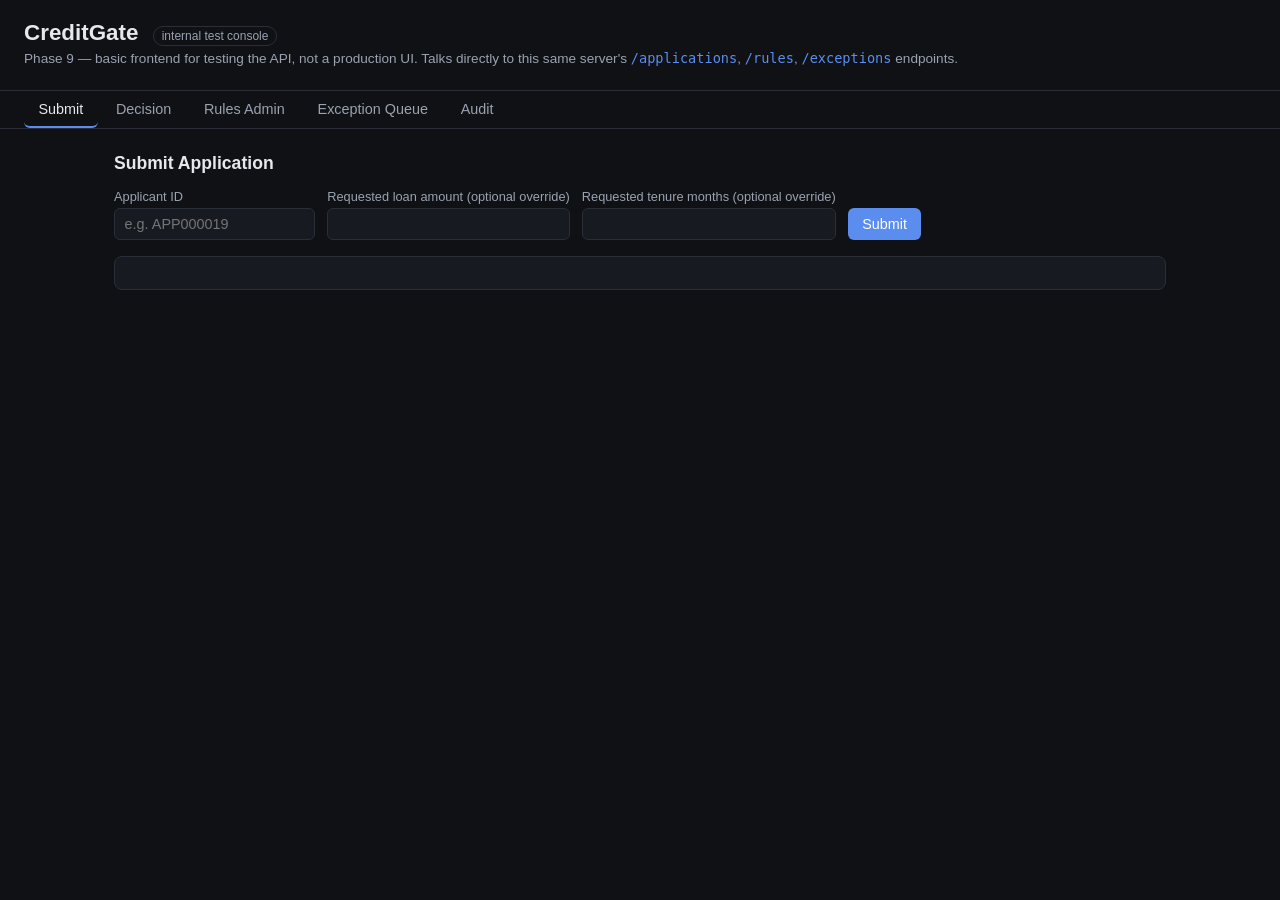
<file: frontend/index.html>
<!DOCTYPE html>
<html lang="en">
<head>
<meta charset="UTF-8">
<title>CreditGate — internal test console</title>
<meta name="viewport" content="width=device-width, initial-scale=1">
<link rel="stylesheet" href="style.css">
</head>
<body>
<header>
  <h1>CreditGate <span class="tag">internal test console</span></h1>
  <p class="disclaimer">
    Phase 9 — basic frontend for testing the API, not a production UI. Talks directly to this same server's
    <code>/applications</code>, <code>/rules</code>, <code>/exceptions</code> endpoints.
  </p>
</header>

<nav class="tabs">
  <button class="tab-btn active" data-tab="submit">Submit</button>
  <button class="tab-btn" data-tab="decision">Decision</button>
  <button class="tab-btn" data-tab="rules">Rules Admin</button>
  <button class="tab-btn" data-tab="exceptions">Exception Queue</button>
  <button class="tab-btn" data-tab="audit">Audit</button>
</nav>

<main>
  <!-- SUBMIT -->
  <section id="tab-submit" class="tab-panel active">
    <h2>Submit Application</h2>
    <form id="submit-form">
      <label>Applicant ID <input type="text" id="submit-applicant-id" placeholder="e.g. APP000019" required></label>
      <label>Requested loan amount (optional override) <input type="number" id="submit-loan-amount" step="0.01"></label>
      <label>Requested tenure months (optional override) <input type="number" id="submit-tenure"></label>
      <button type="submit">Submit</button>
    </form>
    <div id="submit-result" class="result-box"></div>
  </section>

  <!-- DECISION -->
  <section id="tab-decision" class="tab-panel">
    <h2>Decision</h2>
    <div class="row">
      <label>Application ID <input type="text" id="decision-app-id" placeholder="paste an application_id"></label>
      <button id="decision-load-btn">Load</button>
      <button id="decision-rerun-btn" disabled>Re-run (against current rules)</button>
    </div>
    <div id="decision-current"></div>
    <div id="decision-comparison"></div>
  </section>

  <!-- RULES ADMIN -->
  <section id="tab-rules" class="tab-panel">
    <h2>Rules Admin</h2>
    <div class="row">
      <label>Pipeline
        <select id="rules-pipeline">
          <option value="INDIVIDUAL">INDIVIDUAL</option>
          <option value="MSME">MSME</option>
        </select>
      </label>
      <label>Edited by <input type="text" id="rules-edited-by" value="demo_admin"></label>
      <button id="rules-load-btn">Load active rules</button>
    </div>
    <div id="rules-table"></div>
  </section>

  <!-- EXCEPTION QUEUE -->
  <section id="tab-exceptions" class="tab-panel">
    <h2>Exception Queue</h2>
    <div class="row">
      <label>Level
        <select id="exc-level">
          <option value="L1">L1</option>
          <option value="L2">L2</option>
          <option value="CREDIT_HEAD">CREDIT_HEAD</option>
        </select>
      </label>
      <label>Acting as role
        <select id="exc-role">
          <option value="credit_ops_l1">credit_ops_l1</option>
          <option value="credit_ops_l2">credit_ops_l2</option>
          <option value="credit_head">credit_head</option>
        </select>
      </label>
      <label>Resolved by <input type="text" id="exc-resolved-by" value="demo_reviewer"></label>
      <button id="exc-load-btn">Load queue</button>
    </div>
    <div id="exc-table"></div>
  </section>

  <!-- AUDIT -->
  <section id="tab-audit" class="tab-panel">
    <h2>Audit Trail</h2>
    <div class="row">
      <label>Application ID <input type="text" id="audit-app-id" placeholder="paste an application_id"></label>
      <button id="audit-load-btn">Load</button>
    </div>
    <div id="audit-table"></div>
  </section>
</main>

<script src="app.js"></script>
</body>
</html>
</file>
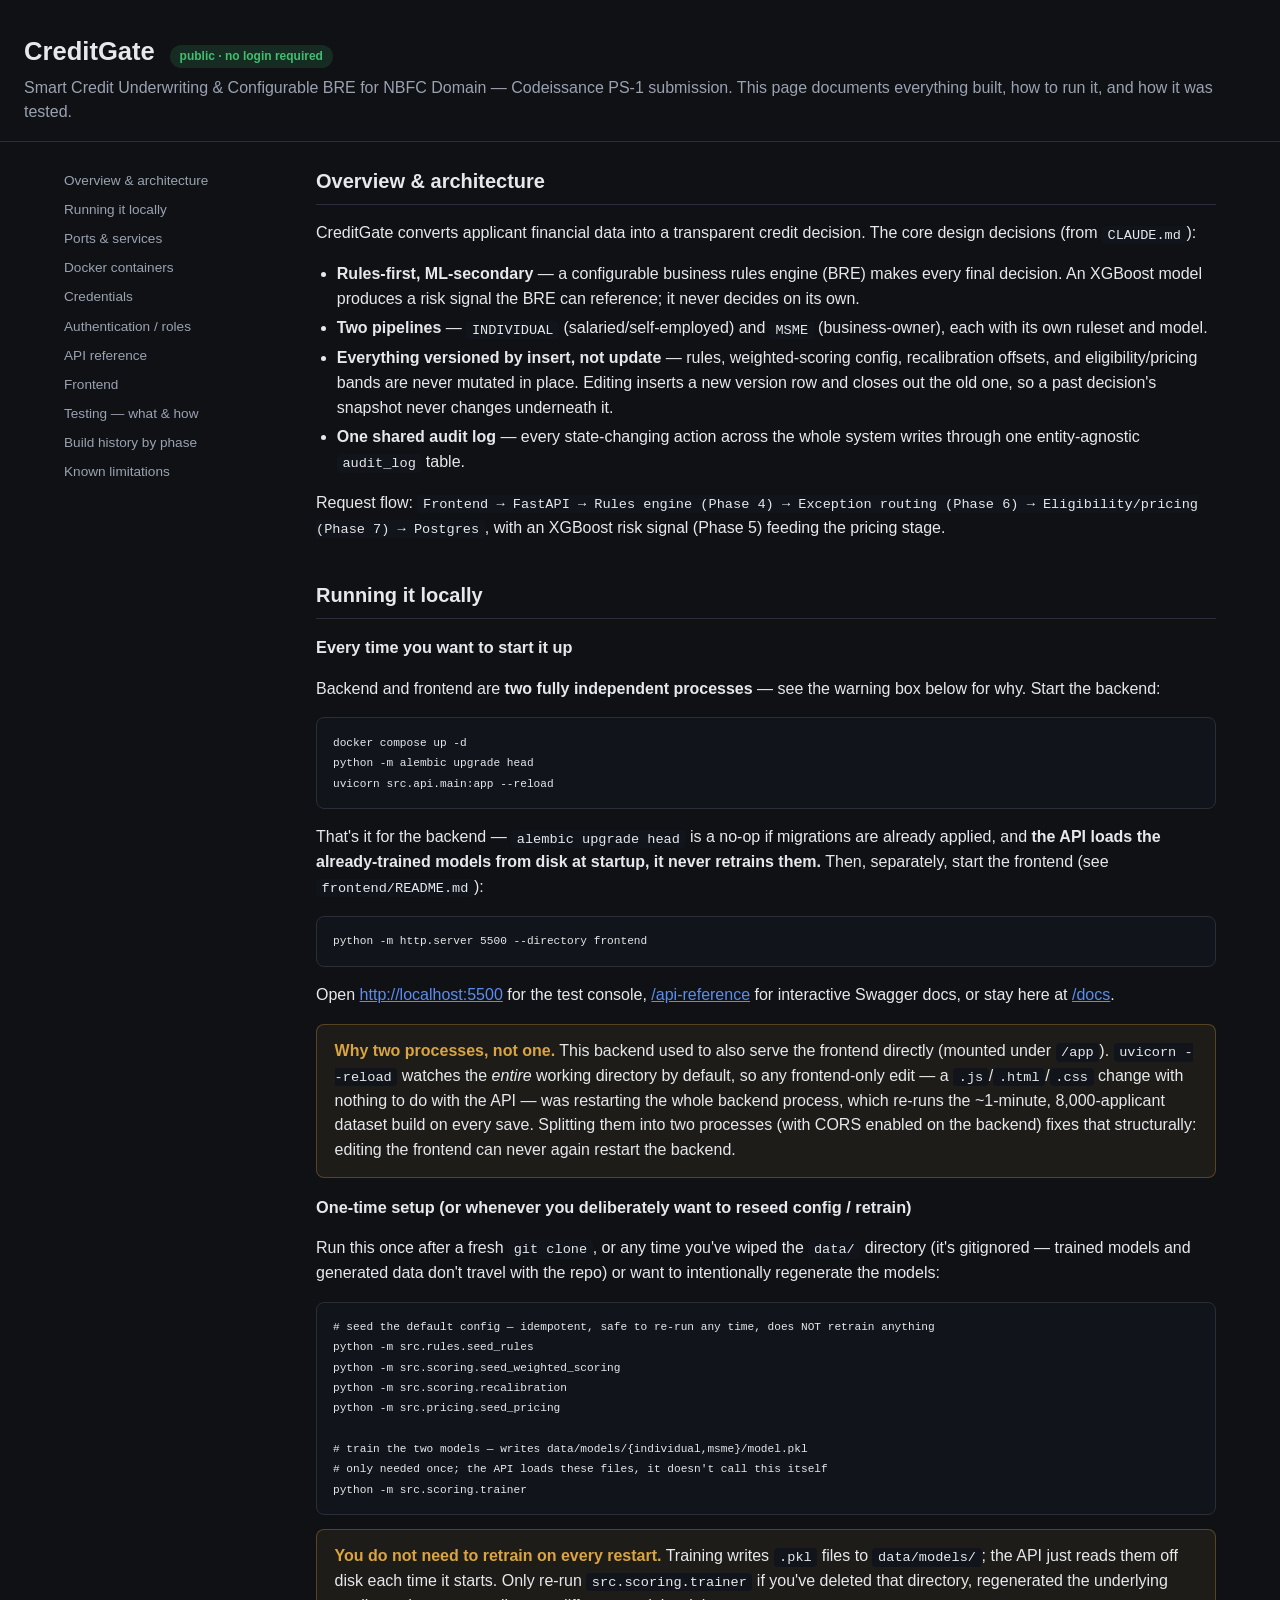
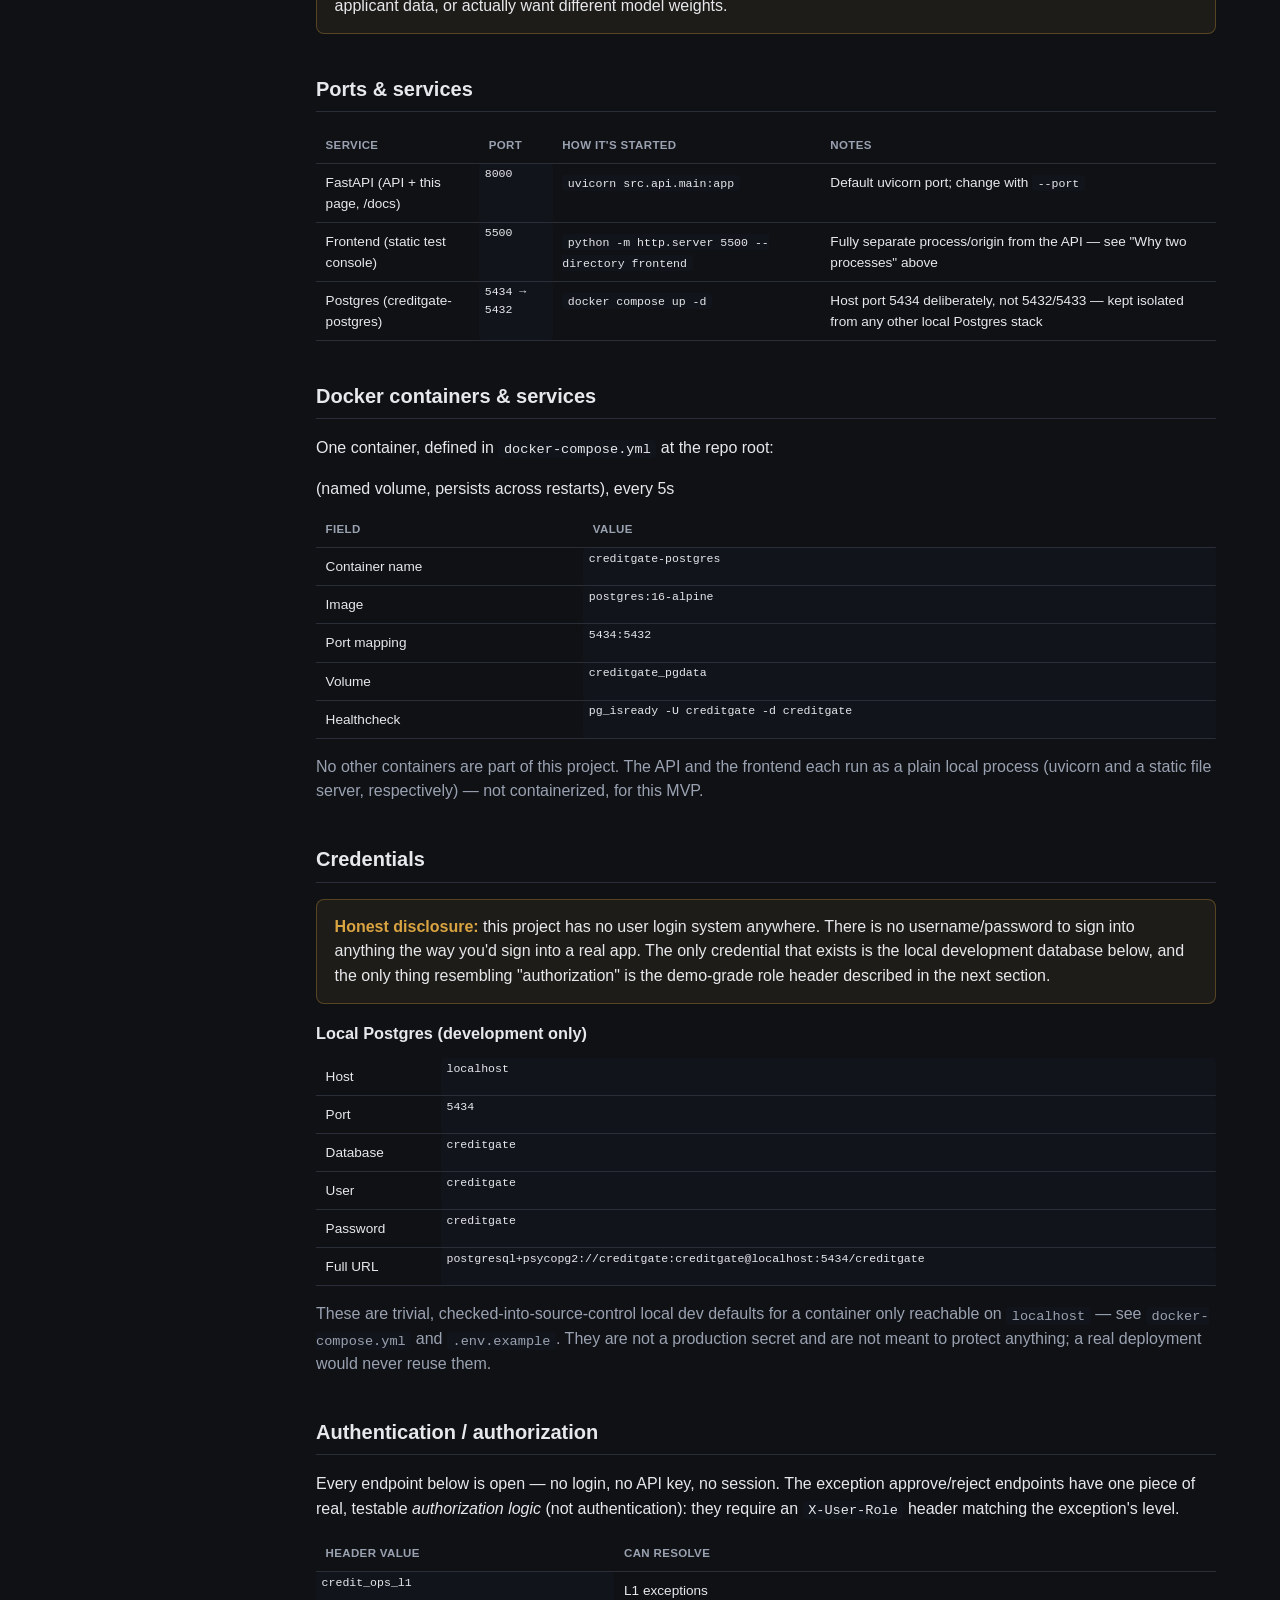
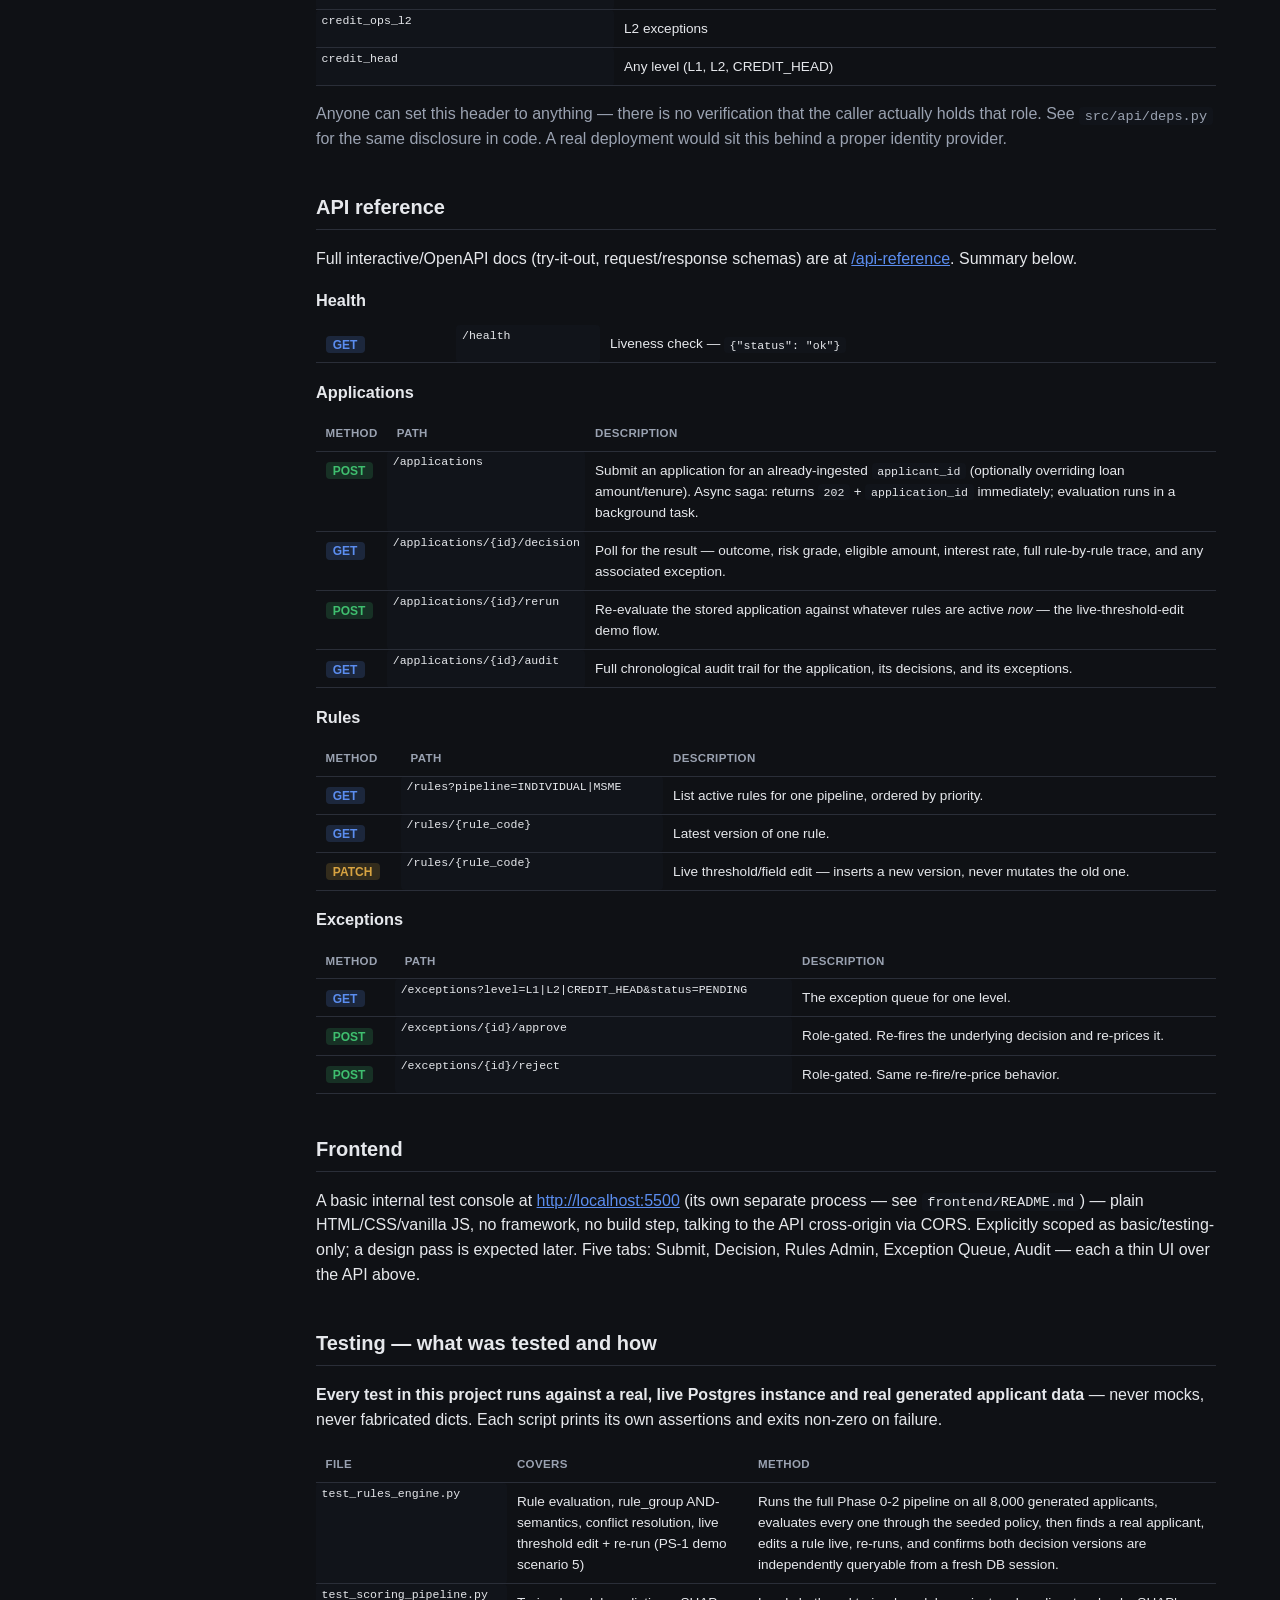
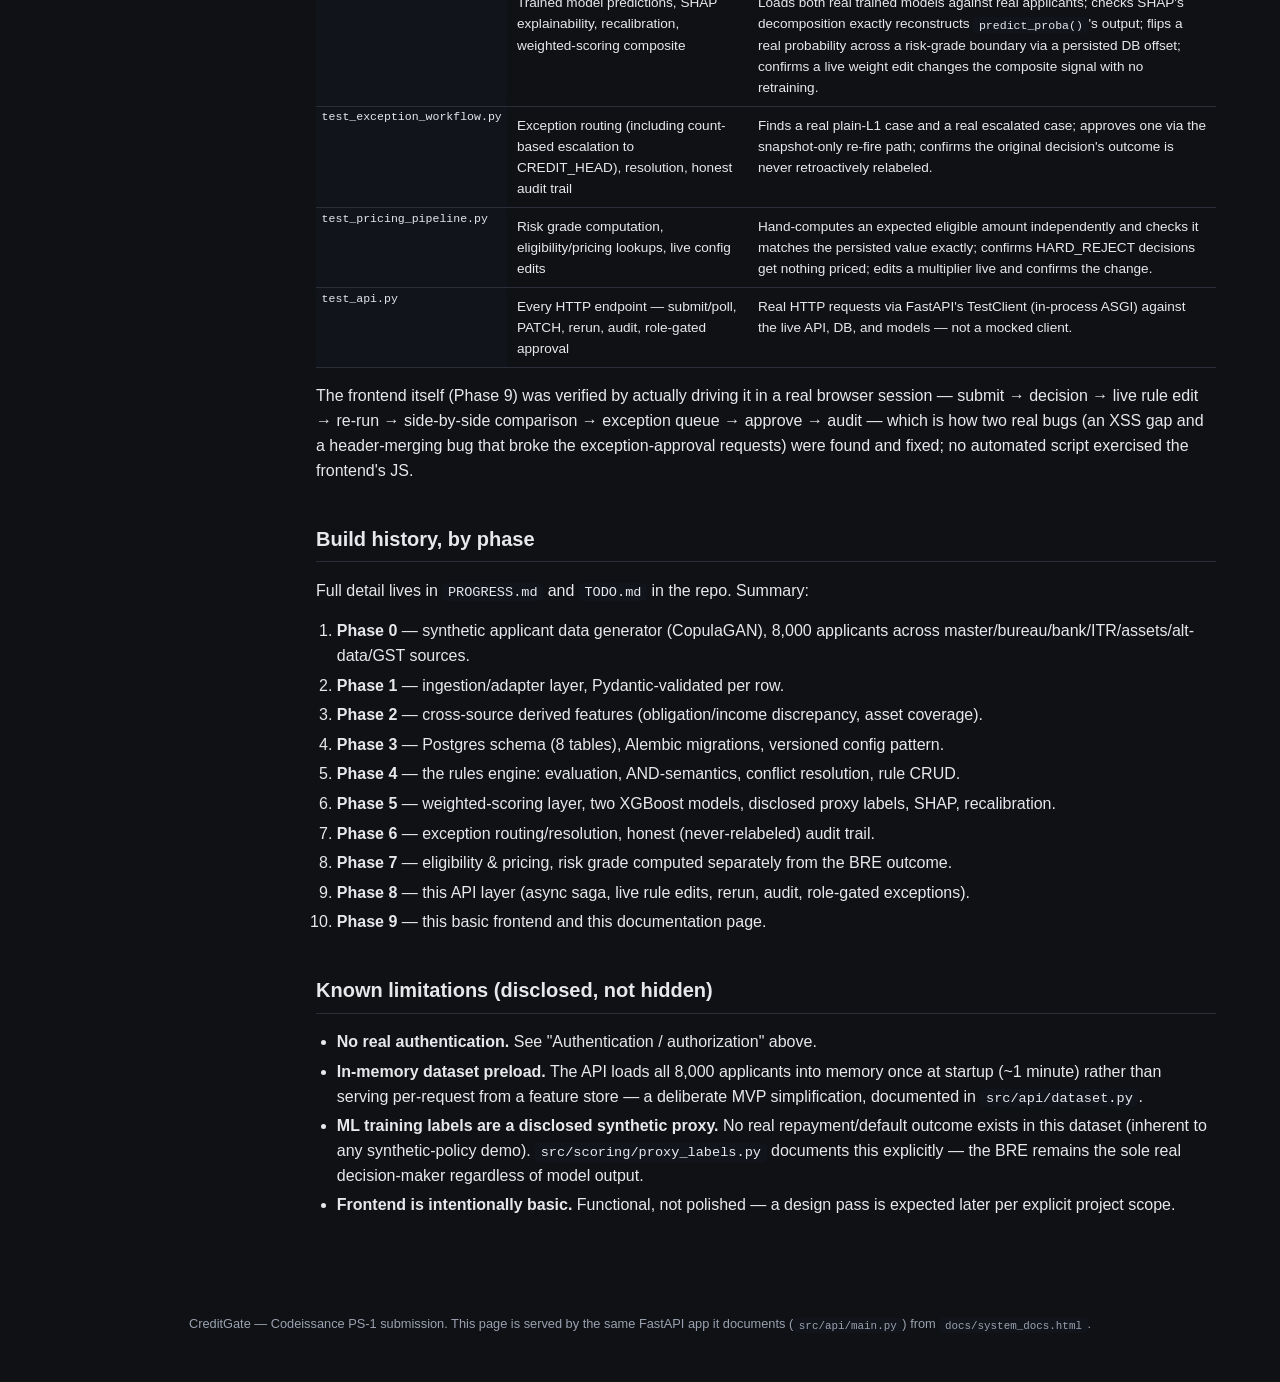
<file: docs/system_docs.html>
<!DOCTYPE html>
<html lang="en">
<head>
<meta charset="UTF-8">
<title>CreditGate — System Documentation</title>
<meta name="viewport" content="width=device-width, initial-scale=1">
<style>
:root {
  --bg: #0f1115; --panel: #171a21; --border: #2a2e38; --text: #e6e8ec;
  --muted: #9aa2b1; --accent: #5b8def; --ok: #3fbf6f; --bad: #e0555a; --warn: #d9a441;
  --code-bg: #11141a;
}
* { box-sizing: border-box; }
body { margin: 0; font-family: -apple-system, Segoe UI, Roboto, sans-serif; background: var(--bg); color: var(--text); line-height: 1.55; }
header { padding: 2rem 1.5rem 1rem; border-bottom: 1px solid var(--border); }
h1 { margin: 0 0 0.25rem; font-size: 1.6rem; }
.subtitle { color: var(--muted); margin: 0; }
.badge-open { display: inline-block; background: rgba(63,191,111,0.15); color: var(--ok); padding: 0.15rem 0.6rem; border-radius: 999px; font-size: 0.75rem; font-weight: 600; margin-left: 0.5rem; }
.layout { display: grid; grid-template-columns: 220px 1fr; gap: 2rem; max-width: 1200px; margin: 0 auto; padding: 1.5rem; }
nav.toc { position: sticky; top: 1.5rem; align-self: start; font-size: 0.85rem; }
nav.toc a { display: block; color: var(--muted); text-decoration: none; padding: 0.25rem 0; }
nav.toc a:hover { color: var(--accent); }
main { min-width: 0; }
section { margin-bottom: 2.5rem; }
h2 { font-size: 1.25rem; border-bottom: 1px solid var(--border); padding-bottom: 0.4rem; margin-top: 0; }
h3 { font-size: 1.02rem; color: var(--text); margin-bottom: 0.4rem; }
p { color: var(--text); }
.muted { color: var(--muted); }
code, .mono { font-family: "SF Mono", Consolas, monospace; background: var(--code-bg); padding: 0.1rem 0.35rem; border-radius: 4px; font-size: 0.85em; }
pre { background: var(--code-bg); border: 1px solid var(--border); border-radius: 8px; padding: 0.9rem 1rem; overflow-x: auto; font-size: 0.82rem; }
pre code { background: none; padding: 0; }
table { width: 100%; border-collapse: collapse; margin: 0.75rem 0; font-size: 0.85rem; }
th, td { text-align: left; padding: 0.5rem 0.6rem; border-bottom: 1px solid var(--border); vertical-align: top; }
th { color: var(--muted); font-weight: 600; font-size: 0.72rem; text-transform: uppercase; letter-spacing: 0.03em; }
tr:hover td { background: rgba(255,255,255,0.02); }
.method { font-weight: 700; padding: 0.1rem 0.45rem; border-radius: 4px; font-size: 0.75rem; }
.method.GET { background: rgba(91,141,239,0.18); color: var(--accent); }
.method.POST { background: rgba(63,191,111,0.18); color: var(--ok); }
.method.PATCH { background: rgba(217,164,65,0.18); color: var(--warn); }
.card { background: var(--panel); border: 1px solid var(--border); border-radius: 8px; padding: 1rem 1.25rem; margin: 0.75rem 0; }
.warn-box { background: rgba(217,164,65,0.08); border: 1px solid rgba(217,164,65,0.3); border-radius: 8px; padding: 0.9rem 1.1rem; margin: 0.75rem 0; }
.warn-box strong { color: var(--warn); }
ul, ol { padding-left: 1.3rem; }
li { margin-bottom: 0.3rem; }
a { color: var(--accent); }
footer { text-align: center; color: var(--muted); font-size: 0.8rem; padding: 2rem 1rem 3rem; }
</style>
</head>
<body>

<header>
  <h1>CreditGate <span class="badge-open">public · no login required</span></h1>
  <p class="subtitle">Smart Credit Underwriting &amp; Configurable BRE for NBFC Domain — Codeissance PS-1 submission. This page documents everything built, how to run it, and how it was tested.</p>
</header>

<div class="layout">
<nav class="toc">
  <a href="#overview">Overview &amp; architecture</a>
  <a href="#running">Running it locally</a>
  <a href="#ports">Ports &amp; services</a>
  <a href="#containers">Docker containers</a>
  <a href="#credentials">Credentials</a>
  <a href="#auth">Authentication / roles</a>
  <a href="#api">API reference</a>
  <a href="#frontend">Frontend</a>
  <a href="#testing">Testing — what &amp; how</a>
  <a href="#phases">Build history by phase</a>
  <a href="#limitations">Known limitations</a>
</nav>

<main>

<section id="overview">
<h2>Overview &amp; architecture</h2>
<p>CreditGate converts applicant financial data into a transparent credit decision. The core design decisions (from <code>CLAUDE.md</code>):</p>
<ul>
  <li><strong>Rules-first, ML-secondary</strong> — a configurable business rules engine (BRE) makes every final decision. An XGBoost model produces a risk signal the BRE can reference; it never decides on its own.</li>
  <li><strong>Two pipelines</strong> — <span class="mono">INDIVIDUAL</span> (salaried/self-employed) and <span class="mono">MSME</span> (business-owner), each with its own ruleset and model.</li>
  <li><strong>Everything versioned by insert, not update</strong> — rules, weighted-scoring config, recalibration offsets, and eligibility/pricing bands are never mutated in place. Editing inserts a new version row and closes out the old one, so a past decision's snapshot never changes underneath it.</li>
  <li><strong>One shared audit log</strong> — every state-changing action across the whole system writes through one entity-agnostic <span class="mono">audit_log</span> table.</li>
</ul>
<p>Request flow: <span class="mono">Frontend → FastAPI → Rules engine (Phase 4) → Exception routing (Phase 6) → Eligibility/pricing (Phase 7) → Postgres</span>, with an XGBoost risk signal (Phase 5) feeding the pricing stage.</p>
</section>

<section id="running">
<h2>Running it locally</h2>

<h3>Every time you want to start it up</h3>
<p>Backend and frontend are <strong>two fully independent processes</strong> — see the warning box below for why. Start the backend:</p>
<pre><code>docker compose up -d
python -m alembic upgrade head
uvicorn src.api.main:app --reload
</code></pre>
<p>That's it for the backend — <code>alembic upgrade head</code> is a no-op if migrations are already applied, and <strong>the API loads the already-trained models from disk at startup, it never retrains them.</strong> Then, separately, start the frontend (see <code>frontend/README.md</code>):</p>
<pre><code>python -m http.server 5500 --directory frontend</code></pre>
<p>Open <a href="http://localhost:5500">http://localhost:5500</a> for the test console, <a href="/api-reference">/api-reference</a> for interactive Swagger docs, or stay here at <a href="/docs">/docs</a>.</p>
<div class="warn-box">
  <strong>Why two processes, not one.</strong> This backend used to also serve the frontend directly (mounted under <code>/app</code>). <code>uvicorn --reload</code> watches the <em>entire</em> working directory by default, so any frontend-only edit — a <code>.js</code>/<code>.html</code>/<code>.css</code> change with nothing to do with the API — was restarting the whole backend process, which re-runs the ~1-minute, 8,000-applicant dataset build on every save. Splitting them into two processes (with CORS enabled on the backend) fixes that structurally: editing the frontend can never again restart the backend.
</div>

<h3>One-time setup (or whenever you deliberately want to reseed config / retrain)</h3>
<p>Run this once after a fresh <code>git clone</code>, or any time you've wiped the <code>data/</code> directory (it's gitignored — trained models and generated data don't travel with the repo) or want to intentionally regenerate the models:</p>
<pre><code># seed the default config — idempotent, safe to re-run any time, does NOT retrain anything
python -m src.rules.seed_rules
python -m src.scoring.seed_weighted_scoring
python -m src.scoring.recalibration
python -m src.pricing.seed_pricing

# train the two models — writes data/models/{individual,msme}/model.pkl
# only needed once; the API loads these files, it doesn't call this itself
python -m src.scoring.trainer
</code></pre>
<div class="warn-box">
  <strong>You do not need to retrain on every restart.</strong> Training writes <code>.pkl</code> files to <code>data/models/</code>; the API just reads them off disk each time it starts. Only re-run <code>src.scoring.trainer</code> if you've deleted that directory, regenerated the underlying applicant data, or actually want different model weights.
</div>
</section>

<section id="ports">
<h2>Ports &amp; services</h2>
<table>
<thead><tr><th>Service</th><th>Port</th><th>How it's started</th><th>Notes</th></tr></thead>
<tbody>
<tr><td>FastAPI (API + this page, /docs)</td><td class="mono">8000</td><td><span class="mono">uvicorn src.api.main:app</span></td><td>Default uvicorn port; change with <span class="mono">--port</span></td></tr>
<tr><td>Frontend (static test console)</td><td class="mono">5500</td><td><span class="mono">python -m http.server 5500 --directory frontend</span></td><td>Fully separate process/origin from the API — see "Why two processes" above</td></tr>
<tr><td>Postgres (creditgate-postgres)</td><td class="mono">5434 → 5432</td><td><span class="mono">docker compose up -d</span></td><td>Host port 5434 deliberately, not 5432/5433 — kept isolated from any other local Postgres stack</td></tr>
</tbody>
</table>
</section>

<section id="containers">
<h2>Docker containers &amp; services</h2>
<p>One container, defined in <code>docker-compose.yml</code> at the repo root:</p>
<table>
<thead><tr><th>Field</th><th>Value</th></tr></thead>
<tbody>
<tr><td>Container name</td><td class="mono">creditgate-postgres</td></tr>
<tr><td>Image</td><td class="mono">postgres:16-alpine</td></tr>
<tr><td>Port mapping</td><td class="mono">5434:5432</td></tr>
<tr><td>Volume</td><td class="mono">creditgate_pgdata</td> (named volume, persists across restarts)</tr>
<tr><td>Healthcheck</td><td class="mono">pg_isready -U creditgate -d creditgate</td>, every 5s</tr>
</tbody>
</table>
<p class="muted">No other containers are part of this project. The API and the frontend each run as a plain local process (uvicorn and a static file server, respectively) — not containerized, for this MVP.</p>
</section>

<section id="credentials">
<h2>Credentials</h2>
<div class="warn-box">
  <strong>Honest disclosure:</strong> this project has no user login system anywhere. There is no username/password to sign into anything the way you'd sign into a real app. The only credential that exists is the local development database below, and the only thing resembling "authorization" is the demo-grade role header described in the next section.
</div>
<h3>Local Postgres (development only)</h3>
<table>
<tbody>
<tr><td>Host</td><td class="mono">localhost</td></tr>
<tr><td>Port</td><td class="mono">5434</td></tr>
<tr><td>Database</td><td class="mono">creditgate</td></tr>
<tr><td>User</td><td class="mono">creditgate</td></tr>
<tr><td>Password</td><td class="mono">creditgate</td></tr>
<tr><td>Full URL</td><td class="mono">postgresql+psycopg2://creditgate:creditgate@localhost:5434/creditgate</td></tr>
</tbody>
</table>
<p class="muted">These are trivial, checked-into-source-control local dev defaults for a container only reachable on <span class="mono">localhost</span> — see <code>docker-compose.yml</code> and <code>.env.example</code>. They are not a production secret and are not meant to protect anything; a real deployment would never reuse them.</p>
</section>

<section id="auth">
<h2>Authentication / authorization</h2>
<p>Every endpoint below is open — no login, no API key, no session. The exception approve/reject endpoints have one piece of real, testable <em>authorization logic</em> (not authentication): they require an <code>X-User-Role</code> header matching the exception's level.</p>
<table>
<thead><tr><th>Header value</th><th>Can resolve</th></tr></thead>
<tbody>
<tr><td class="mono">credit_ops_l1</td><td>L1 exceptions</td></tr>
<tr><td class="mono">credit_ops_l2</td><td>L2 exceptions</td></tr>
<tr><td class="mono">credit_head</td><td>Any level (L1, L2, CREDIT_HEAD)</td></tr>
</tbody>
</table>
<p class="muted">Anyone can set this header to anything — there is no verification that the caller actually holds that role. See <code>src/api/deps.py</code> for the same disclosure in code. A real deployment would sit this behind a proper identity provider.</p>
</section>

<section id="api">
<h2>API reference</h2>
<p>Full interactive/OpenAPI docs (try-it-out, request/response schemas) are at <a href="/api-reference">/api-reference</a>. Summary below.</p>

<h3>Health</h3>
<table>
<tbody>
<tr><td><span class="method GET">GET</span></td><td class="mono">/health</td><td>Liveness check — <span class="mono">{"status": "ok"}</span></td></tr>
</tbody>
</table>

<h3>Applications</h3>
<table>
<thead><tr><th>Method</th><th>Path</th><th>Description</th></tr></thead>
<tbody>
<tr><td><span class="method POST">POST</span></td><td class="mono">/applications</td><td>Submit an application for an already-ingested <span class="mono">applicant_id</span> (optionally overriding loan amount/tenure). Async saga: returns <span class="mono">202</span> + <span class="mono">application_id</span> immediately; evaluation runs in a background task.</td></tr>
<tr><td><span class="method GET">GET</span></td><td class="mono">/applications/{id}/decision</td><td>Poll for the result — outcome, risk grade, eligible amount, interest rate, full rule-by-rule trace, and any associated exception.</td></tr>
<tr><td><span class="method POST">POST</span></td><td class="mono">/applications/{id}/rerun</td><td>Re-evaluate the stored application against whatever rules are active <em>now</em> — the live-threshold-edit demo flow.</td></tr>
<tr><td><span class="method GET">GET</span></td><td class="mono">/applications/{id}/audit</td><td>Full chronological audit trail for the application, its decisions, and its exceptions.</td></tr>
</tbody>
</table>

<h3>Rules</h3>
<table>
<thead><tr><th>Method</th><th>Path</th><th>Description</th></tr></thead>
<tbody>
<tr><td><span class="method GET">GET</span></td><td class="mono">/rules?pipeline=INDIVIDUAL|MSME</td><td>List active rules for one pipeline, ordered by priority.</td></tr>
<tr><td><span class="method GET">GET</span></td><td class="mono">/rules/{rule_code}</td><td>Latest version of one rule.</td></tr>
<tr><td><span class="method PATCH">PATCH</span></td><td class="mono">/rules/{rule_code}</td><td>Live threshold/field edit — inserts a new version, never mutates the old one.</td></tr>
</tbody>
</table>

<h3>Exceptions</h3>
<table>
<thead><tr><th>Method</th><th>Path</th><th>Description</th></tr></thead>
<tbody>
<tr><td><span class="method GET">GET</span></td><td class="mono">/exceptions?level=L1|L2|CREDIT_HEAD&amp;status=PENDING</td><td>The exception queue for one level.</td></tr>
<tr><td><span class="method POST">POST</span></td><td class="mono">/exceptions/{id}/approve</td><td>Role-gated. Re-fires the underlying decision and re-prices it.</td></tr>
<tr><td><span class="method POST">POST</span></td><td class="mono">/exceptions/{id}/reject</td><td>Role-gated. Same re-fire/re-price behavior.</td></tr>
</tbody>
</table>
</section>

<section id="frontend">
<h2>Frontend</h2>
<p>A basic internal test console at <a href="http://localhost:5500">http://localhost:5500</a> (its own separate process — see <code>frontend/README.md</code>) — plain HTML/CSS/vanilla JS, no framework, no build step, talking to the API cross-origin via CORS. Explicitly scoped as basic/testing-only; a design pass is expected later. Five tabs: Submit, Decision, Rules Admin, Exception Queue, Audit — each a thin UI over the API above.</p>
</section>

<section id="testing">
<h2>Testing — what was tested and how</h2>
<p><strong>Every test in this project runs against a real, live Postgres instance and real generated applicant data</strong> — never mocks, never fabricated dicts. Each script prints its own assertions and exits non-zero on failure.</p>
<table>
<thead><tr><th>File</th><th>Covers</th><th>Method</th></tr></thead>
<tbody>
<tr><td class="mono">test_rules_engine.py</td><td>Rule evaluation, rule_group AND-semantics, conflict resolution, live threshold edit + re-run (PS-1 demo scenario 5)</td><td>Runs the full Phase 0-2 pipeline on all 8,000 generated applicants, evaluates every one through the seeded policy, then finds a real applicant, edits a rule live, re-runs, and confirms both decision versions are independently queryable from a fresh DB session.</td></tr>
<tr><td class="mono">test_scoring_pipeline.py</td><td>Trained model predictions, SHAP explainability, recalibration, weighted-scoring composite</td><td>Loads both real trained models against real applicants; checks SHAP's decomposition exactly reconstructs <span class="mono">predict_proba()</span>'s output; flips a real probability across a risk-grade boundary via a persisted DB offset; confirms a live weight edit changes the composite signal with no retraining.</td></tr>
<tr><td class="mono">test_exception_workflow.py</td><td>Exception routing (including count-based escalation to CREDIT_HEAD), resolution, honest audit trail</td><td>Finds a real plain-L1 case and a real escalated case; approves one via the snapshot-only re-fire path; confirms the original decision's outcome is never retroactively relabeled.</td></tr>
<tr><td class="mono">test_pricing_pipeline.py</td><td>Risk grade computation, eligibility/pricing lookups, live config edits</td><td>Hand-computes an expected eligible amount independently and checks it matches the persisted value exactly; confirms HARD_REJECT decisions get nothing priced; edits a multiplier live and confirms the change.</td></tr>
<tr><td class="mono">test_api.py</td><td>Every HTTP endpoint — submit/poll, PATCH, rerun, audit, role-gated approval</td><td>Real HTTP requests via FastAPI's TestClient (in-process ASGI) against the live API, DB, and models — not a mocked client.</td></tr>
</tbody>
</table>
<p>The frontend itself (Phase 9) was verified by actually driving it in a real browser session — submit → decision → live rule edit → re-run → side-by-side comparison → exception queue → approve → audit — which is how two real bugs (an XSS gap and a header-merging bug that broke the exception-approval requests) were found and fixed; no automated script exercised the frontend's JS.</p>
</section>

<section id="phases">
<h2>Build history, by phase</h2>
<p>Full detail lives in <code>PROGRESS.md</code> and <code>TODO.md</code> in the repo. Summary:</p>
<ol>
<li><strong>Phase 0</strong> — synthetic applicant data generator (CopulaGAN), 8,000 applicants across master/bureau/bank/ITR/assets/alt-data/GST sources.</li>
<li><strong>Phase 1</strong> — ingestion/adapter layer, Pydantic-validated per row.</li>
<li><strong>Phase 2</strong> — cross-source derived features (obligation/income discrepancy, asset coverage).</li>
<li><strong>Phase 3</strong> — Postgres schema (8 tables), Alembic migrations, versioned config pattern.</li>
<li><strong>Phase 4</strong> — the rules engine: evaluation, AND-semantics, conflict resolution, rule CRUD.</li>
<li><strong>Phase 5</strong> — weighted-scoring layer, two XGBoost models, disclosed proxy labels, SHAP, recalibration.</li>
<li><strong>Phase 6</strong> — exception routing/resolution, honest (never-relabeled) audit trail.</li>
<li><strong>Phase 7</strong> — eligibility &amp; pricing, risk grade computed separately from the BRE outcome.</li>
<li><strong>Phase 8</strong> — this API layer (async saga, live rule edits, rerun, audit, role-gated exceptions).</li>
<li><strong>Phase 9</strong> — this basic frontend and this documentation page.</li>
</ol>
</section>

<section id="limitations">
<h2>Known limitations (disclosed, not hidden)</h2>
<ul>
<li><strong>No real authentication.</strong> See "Authentication / authorization" above.</li>
<li><strong>In-memory dataset preload.</strong> The API loads all 8,000 applicants into memory once at startup (~1 minute) rather than serving per-request from a feature store — a deliberate MVP simplification, documented in <code>src/api/dataset.py</code>.</li>
<li><strong>ML training labels are a disclosed synthetic proxy.</strong> No real repayment/default outcome exists in this dataset (inherent to any synthetic-policy demo). <code>src/scoring/proxy_labels.py</code> documents this explicitly — the BRE remains the sole real decision-maker regardless of model output.</li>
<li><strong>Frontend is intentionally basic.</strong> Functional, not polished — a design pass is expected later per explicit project scope.</li>
</ul>
</section>

</main>
</div>

<footer>CreditGate — Codeissance PS-1 submission. This page is served by the same FastAPI app it documents (<code>src/api/main.py</code>) from <code>docs/system_docs.html</code>.</footer>

</body>
</html>
</file>
<file: frontend/style.css>
/* Phase 9 — minimal styling for an internal test console, not a production UI. */

:root {
  --bg: #0f1115;
  --panel: #171a21;
  --border: #2a2e38;
  --text: #e6e8ec;
  --muted: #9aa2b1;
  --accent: #5b8def;
  --ok: #3fbf6f;
  --bad: #e0555a;
  --warn: #d9a441;
}

* { box-sizing: border-box; }

body {
  margin: 0;
  font-family: -apple-system, Segoe UI, Roboto, sans-serif;
  background: var(--bg);
  color: var(--text);
}

header {
  padding: 1.25rem 1.5rem 0.75rem;
  border-bottom: 1px solid var(--border);
}

h1 { margin: 0 0 0.25rem; font-size: 1.4rem; }
.tag { font-size: 0.75rem; font-weight: normal; color: var(--muted); border: 1px solid var(--border); padding: 0.15rem 0.5rem; border-radius: 999px; margin-left: 0.5rem; }
.disclaimer { margin: 0.25rem 0 0.75rem; color: var(--muted); font-size: 0.85rem; }
.disclaimer code { color: var(--accent); }

.tabs { display: flex; gap: 0.25rem; padding: 0 1.5rem; border-bottom: 1px solid var(--border); background: var(--bg); }
.tab-btn {
  background: none; border: none; color: var(--muted); padding: 0.6rem 0.9rem; cursor: pointer;
  border-bottom: 2px solid transparent; font-size: 0.9rem;
}
.tab-btn.active { color: var(--text); border-bottom-color: var(--accent); }
.tab-btn:hover { color: var(--text); }

main { padding: 1.5rem; max-width: 1100px; margin: 0 auto; }

.tab-panel { display: none; }
.tab-panel.active { display: block; }

h2 { font-size: 1.1rem; margin-top: 0; }

form, .row { display: flex; flex-wrap: wrap; gap: 0.75rem; align-items: end; margin-bottom: 1rem; }
label { display: flex; flex-direction: column; gap: 0.25rem; font-size: 0.8rem; color: var(--muted); }
input, select {
  background: var(--panel); border: 1px solid var(--border); color: var(--text);
  padding: 0.45rem 0.6rem; border-radius: 6px; font-size: 0.9rem; min-width: 180px;
}
button {
  background: var(--accent); border: none; color: white; padding: 0.5rem 0.9rem;
  border-radius: 6px; cursor: pointer; font-size: 0.9rem; height: fit-content;
}
button:disabled { background: var(--border); color: var(--muted); cursor: not-allowed; }
button.secondary { background: var(--panel); border: 1px solid var(--border); color: var(--text); }

.result-box, .card {
  background: var(--panel); border: 1px solid var(--border); border-radius: 8px;
  padding: 1rem; margin-top: 0.75rem; white-space: pre-wrap; font-size: 0.85rem;
}

table { width: 100%; border-collapse: collapse; margin-top: 0.75rem; font-size: 0.85rem; }
th, td { text-align: left; padding: 0.5rem 0.6rem; border-bottom: 1px solid var(--border); vertical-align: top; }
th { color: var(--muted); font-weight: 600; font-size: 0.75rem; text-transform: uppercase; letter-spacing: 0.03em; }

.badge { display: inline-block; padding: 0.1rem 0.5rem; border-radius: 999px; font-size: 0.75rem; font-weight: 600; }
.badge.pass { background: rgba(63,191,111,0.15); color: var(--ok); }
.badge.fail { background: rgba(224,85,90,0.15); color: var(--bad); }
.badge.unknown { background: rgba(217,164,65,0.15); color: var(--warn); }
.badge.outcome-STP_APPROVED { background: rgba(63,191,111,0.15); color: var(--ok); }
.badge.outcome-HARD_REJECT { background: rgba(224,85,90,0.15); color: var(--bad); }
.badge.outcome-EXCEPTION_REQUIRED { background: rgba(217,164,65,0.15); color: var(--warn); }
.badge.outcome-INSUFFICIENT_DATA { background: rgba(154,162,177,0.2); color: var(--muted); }

.comparison { display: grid; grid-template-columns: 1fr 1fr; gap: 1rem; margin-top: 1rem; }
.comparison .card h3 { margin-top: 0; }
.diff { color: var(--accent); font-weight: 600; }

.editable-value { width: 90px; }
.error { color: var(--bad); }
.muted { color: var(--muted); }
</file>
